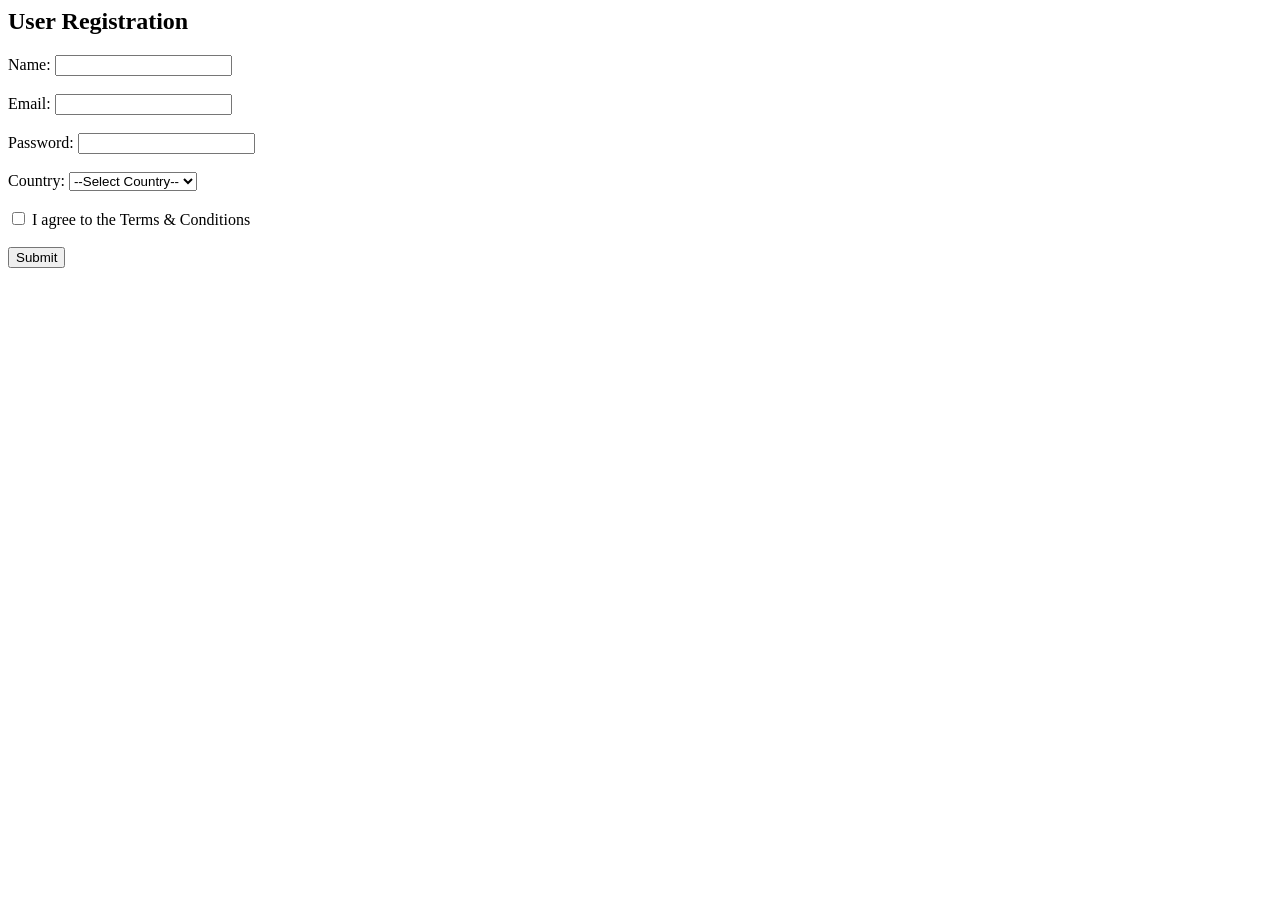
<file: VeevaSystemsAssessment1/PartB(Selenium)/index.html>
<html>
<head>
    <title>Registration Page</title>
</head>
<body>
    <h2>User Registration</h2>
    <form onsubmit="event.preventDefault(); document.getElementById('successMsg').style.display='block';">
        Name:
        <input type="text" id="name" required><br><br>
        Email:
        <input type="email" id="email" required><br><br>
        Password:
        <input type="password" id="password" required><br><br>
        Country:
        <select id="country">
            <option value="">--Select Country--</option>
            <option value="in">India</option>
            <option value="us">United States</option>
            <option value="uk">United Kingdom</option>
        </select><br><br>
        <input type="checkbox" id="terms">
        I agree to the Terms & Conditions<br><br>
        <button type="submit" id="submitBtn">Submit</button>
    </form>
    <p id="successMsg" style="display:none; color:green;">
        Registration Successful!
    </p>
</body>
</html>
</file>
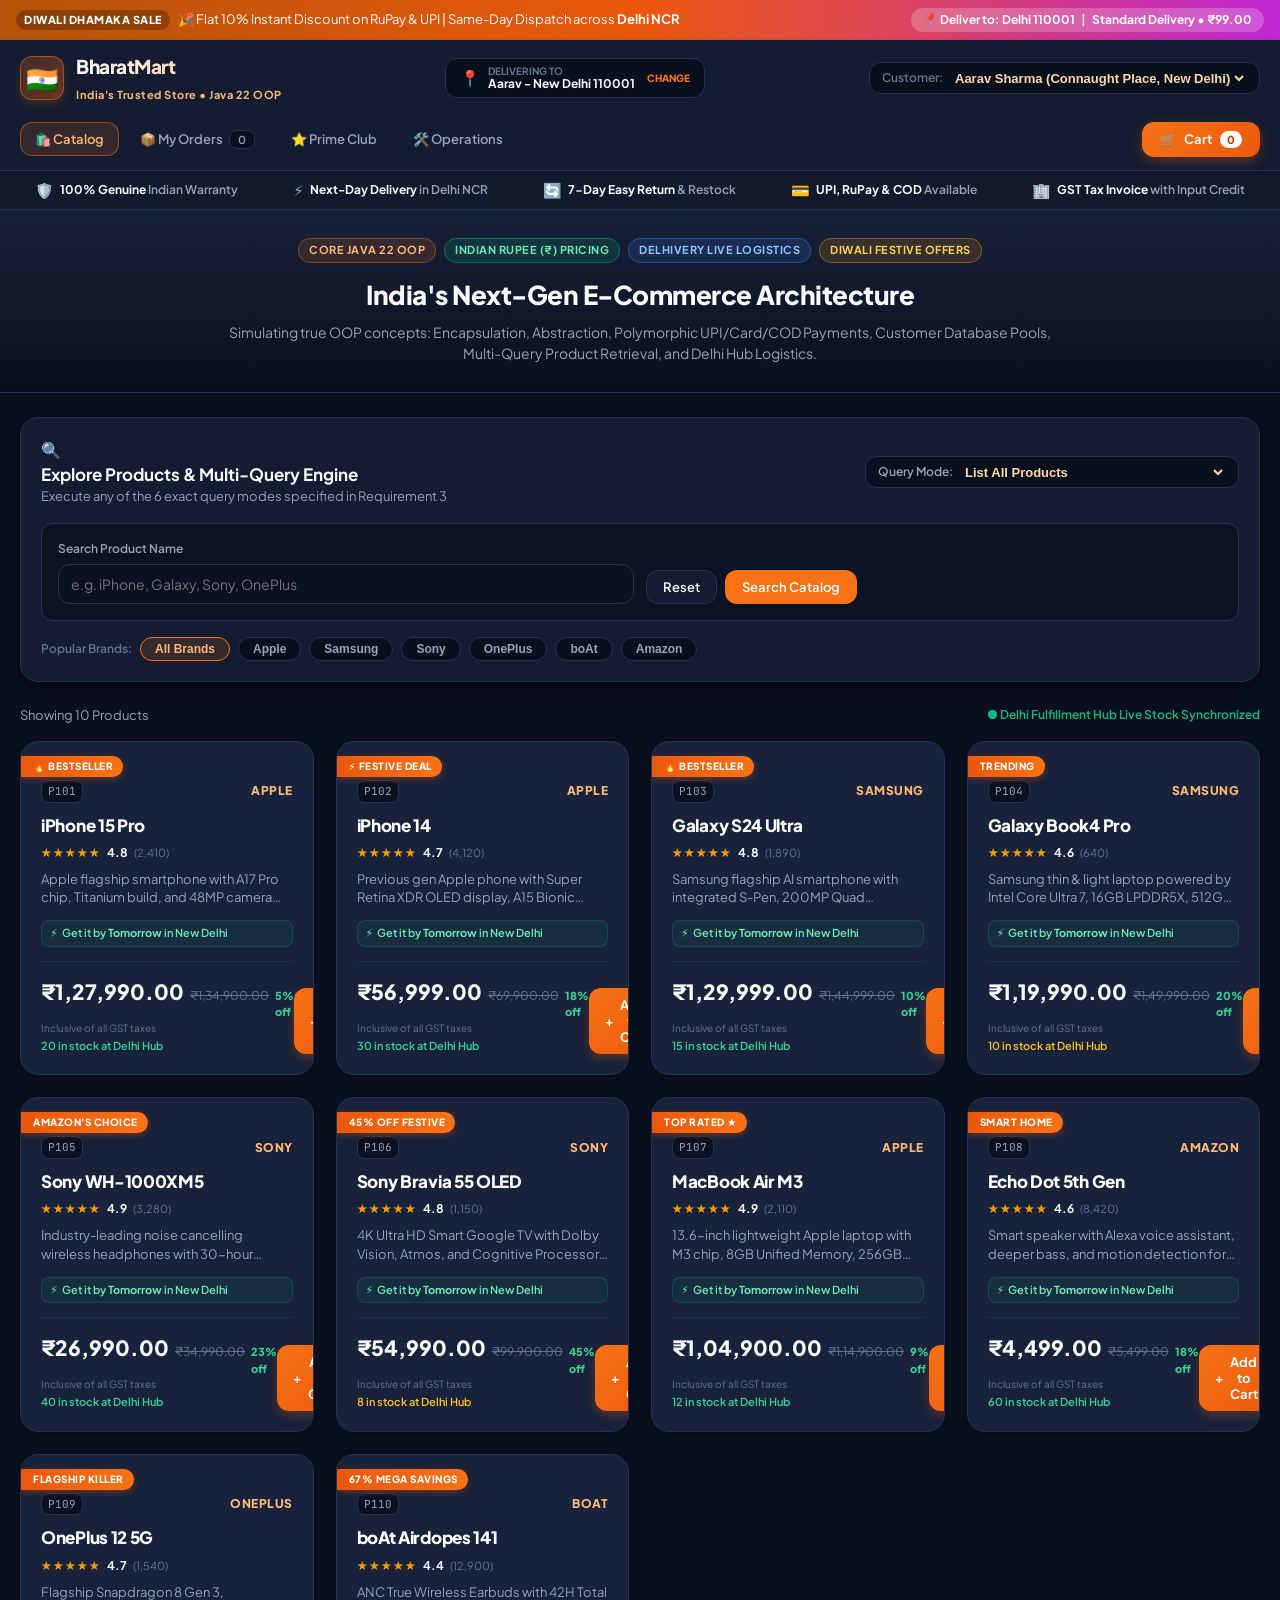
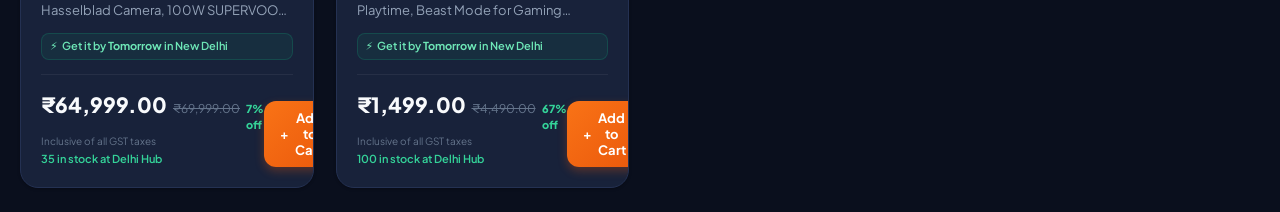
<file: Projects/Java Based Ecommerce with User Interface/web/index.html>
<!DOCTYPE html>
<html lang="en">
<head>
  <meta charset="UTF-8">
  <meta name="viewport" content="width=device-width, initial-scale=1.0">
  <title>BharatMart India - Official Online Store (Core Java & OOP)</title>
  <link rel="preconnect" href="https://fonts.googleapis.com">
  <link rel="preconnect" href="https://fonts.gstatic.com" crossorigin>
  <link href="https://fonts.googleapis.com/css2?family=Plus+Jakarta+Sans:wght@400;500;600;700;800&family=JetBrains+Mono:wght@400;500;600&display=swap" rel="stylesheet">
  <link rel="stylesheet" href="style.css">
</head>
<body>

  <!-- Top Announcement Bar (Festival & Bank Deals) -->
  <aside class="announcement-bar" aria-label="Platform Announcement">
    <div class="announcement-content">
      <div style="display: flex; align-items: center; gap: 8px;">
        <span class="announcement-tag">DIWALI DHAMAKA SALE</span>
        <span>🎉 Flat 10% Instant Discount on RuPay &amp; UPI | Same-Day Dispatch across <strong>Delhi NCR</strong></span>
      </div>
      <span class="membership-pill" id="topMembershipPill">
        <span>📍 Deliver to: <strong>Delhi 110001</strong></span>
        <span style="opacity: 0.7;">|</span>
        <span id="memberStatusText">Standard Delivery • ₹99</span>
      </span>
    </div>
  </aside>

  <!-- Main Navigation Bar -->
  <header class="navbar" role="banner">
    <div class="nav-container">
      <!-- Brand Logo -->
      <div class="brand-group">
        <div class="brand-logo">🇮🇳</div>
        <div class="brand-info">
          <h1>BharatMart</h1>
          <span class="brand-tag">India's Trusted Store • Java 22 OOP</span>
        </div>
      </div>

      <!-- Human Delivery Location Pill -->
      <div class="location-pill" onclick="openPinModal()" title="Click to change Delivery Pincode">
        <span class="loc-icon">📍</span>
        <div class="loc-text">
          <span class="loc-sub">Delivering to</span>
          <span class="loc-main" id="navLocMain">Connaught Place, New Delhi 110001</span>
        </div>
        <span style="font-size: 10px; color: #f97316; font-weight: 800; margin-left: 4px;">CHANGE</span>
      </div>

      <!-- Active Customer / User Session Selector -->
      <div class="session-selector">
        <label for="userRoleSelect">Customer:</label>
        <select id="userRoleSelect" onchange="switchSession(this.value)">
          <option value="aarav">Aarav Sharma (Connaught Place, New Delhi)</option>
          <option value="priya">Priya Patel (Indiranagar, Bengaluru)</option>
          <option value="rohan">Rohan Mehta (Bandra West, Mumbai)</option>
          <option value="ananya">Ananya Iyer (Banjara Hills, Hyderabad)</option>
          <option value="admin">Administrator Console (Delhi Central Hub)</option>
        </select>
      </div>

      <!-- Navigation Tabs -->
      <nav class="nav-tabs" aria-label="Main Navigation">
        <button class="nav-tab active" data-tab="catalogTab" onclick="switchTab('catalogTab')">
          🛍️ Catalog
        </button>
        <button class="nav-tab" data-tab="ordersTab" onclick="switchTab('ordersTab')">
          📦 My Orders <span class="badge" id="orderCountBadge">0</span>
        </button>
        <button class="nav-tab" data-tab="membershipTab" onclick="switchTab('membershipTab')">
          ⭐ Prime Club
        </button>
        <button class="nav-tab" data-tab="adminTab" id="adminNavTab" onclick="switchTab('adminTab')">
          🛠️ Operations
        </button>
      </nav>

      <!-- Cart Button -->
      <button class="cart-btn" onclick="toggleCartDrawer()">
        <span class="cart-icon">🛒</span>
        <span class="cart-label">Cart</span>
        <span class="cart-badge" id="cartCount">0</span>
      </button>
    </div>
  </header>

  <!-- Human-Made Trust Markers Strip -->
  <aside class="trust-strip" aria-label="Customer Trust & Guarantees">
    <div class="trust-content">
      <div class="trust-item"><span class="icon">🛡️</span> <span><strong>100% Genuine</strong> Indian Warranty</span></div>
      <div class="trust-item"><span class="icon">⚡</span> <span><strong>Next-Day Delivery</strong> in Delhi NCR</span></div>
      <div class="trust-item"><span class="icon">🔄</span> <span><strong>7-Day Easy Return</strong> &amp; Restock</span></div>
      <div class="trust-item"><span class="icon">💳</span> <span><strong>UPI, RuPay &amp; COD</strong> Available</span></div>
      <div class="trust-item"><span class="icon">🏢</span> <span><strong>GST Tax Invoice</strong> with Input Credit</span></div>
    </div>
  </aside>

  <!-- Hero Banner -->
  <section class="hero-banner">
    <div class="hero-content">
      <div class="hero-badges">
        <span class="pill-tag primary">Core Java 22 OOP</span>
        <span class="pill-tag success">Indian Rupee (₹) Pricing</span>
        <span class="pill-tag info">Delhivery Live Logistics</span>
        <span class="pill-tag warning">Diwali Festive Offers</span>
      </div>
      <h2>India's Next-Gen E-Commerce Architecture</h2>
      <p>Simulating true OOP concepts: Encapsulation, Abstraction, Polymorphic UPI/Card/COD Payments, Customer Database Pools, Multi-Query Product Retrieval, and Delhi Hub Logistics.</p>
    </div>
  </section>

  <!-- Main Content Area -->
  <main class="main-layout">

    <!-- TAB 1: PRODUCT CATALOG & SEARCH (Requirement 3) -->
    <section id="catalogTab" class="tab-content active">
      <!-- Search & Query Filter Control Panel -->
      <div class="filter-panel">
        <div class="filter-header">
          <div class="filter-title">
            <span>🔍</span>
            <div>
              <h3>Explore Products &amp; Multi-Query Engine</h3>
              <p>Execute any of the 6 exact query modes specified in Requirement 3</p>
            </div>
          </div>
          <div class="query-mode-selector">
            <label for="queryModeSelect">Query Mode:</label>
            <select id="queryModeSelect" onchange="onQueryModeChange()">
              <option value="all">List All Products</option>
              <option value="mode_i">Query (i): By Product ID</option>
              <option value="mode_ii">Query (ii): By Product Name</option>
              <option value="mode_iii">Query (iii): By Name &amp; Exact Price (₹)</option>
              <option value="mode_iv">Query (iv): By Name &amp; Price Range (₹)</option>
              <option value="mode_v">Query (v): By Name &amp; Company / Brand</option>
              <option value="mode_vi">Query (vi): By Name, Company &amp; Price</option>
            </select>
          </div>
        </div>

        <!-- Dynamic Query Input Fields -->
        <div class="query-inputs-grid" id="queryInputsGrid">
          <div class="input-field" id="inputNameGroup">
            <label for="queryName">Search Product Name</label>
            <input type="text" id="queryName" placeholder="e.g. iPhone, Galaxy, Sony, OnePlus" oninput="applyCatalogSearch()">
          </div>
          <div class="input-field hidden" id="inputIdGroup">
            <label for="queryId">Product ID</label>
            <input type="text" id="queryId" placeholder="e.g. P101, P105" oninput="applyCatalogSearch()">
          </div>
          <div class="input-field hidden" id="inputCompanyGroup">
            <label for="queryCompany">Brand / Manufacturer</label>
            <input type="text" id="queryCompany" placeholder="e.g. Apple, Samsung, Sony, OnePlus" oninput="applyCatalogSearch()">
          </div>
          <div class="input-field hidden" id="inputPriceGroup">
            <label for="queryPrice">Exact Price (₹)</label>
            <input type="number" id="queryPrice" placeholder="e.g. 56999" step="1" oninput="applyCatalogSearch()">
          </div>
          <div class="input-field hidden" id="inputMinPriceGroup">
            <label for="queryMinPrice">Min Price (₹)</label>
            <input type="number" id="queryMinPrice" placeholder="e.g. 20000" step="100" oninput="applyCatalogSearch()">
          </div>
          <div class="input-field hidden" id="inputMaxPriceGroup">
            <label for="queryMaxPrice">Max Price (₹)</label>
            <input type="number" id="queryMaxPrice" placeholder="e.g. 130000" step="100" oninput="applyCatalogSearch()">
          </div>
          <div class="filter-actions">
            <button class="btn btn-secondary" onclick="resetFilters()">Reset</button>
            <button class="btn btn-primary" onclick="applyCatalogSearch()">Search Catalog</button>
          </div>
        </div>

        <!-- Company / Brand Filter Chips -->
        <div class="filter-chips-row">
          <span class="chips-label">Popular Brands:</span>
          <button class="chip active" onclick="filterByCompanyChip('All', this)">All Brands</button>
          <button class="chip" onclick="filterByCompanyChip('Apple', this)">Apple</button>
          <button class="chip" onclick="filterByCompanyChip('Samsung', this)">Samsung</button>
          <button class="chip" onclick="filterByCompanyChip('Sony', this)">Sony</button>
          <button class="chip" onclick="filterByCompanyChip('OnePlus', this)">OnePlus</button>
          <button class="chip" onclick="filterByCompanyChip('boAt', this)">boAt</button>
          <button class="chip" onclick="filterByCompanyChip('Amazon', this)">Amazon</button>
        </div>
      </div>

      <!-- Products Grid -->
      <div class="catalog-summary">
        <span id="resultsCount">Showing Products</span>
        <span class="stock-indicator">● Delhi Fulfillment Hub Live Stock Synchronized</span>
      </div>
      <div class="products-grid" id="productsGrid">
        <!-- Rendered dynamically by app.js -->
      </div>
    </section>

    <!-- TAB 2: MY ORDERS & COURIER TRACKING (Requirement 5 & 6) -->
    <section id="ordersTab" class="tab-content">
      <div class="orders-header">
        <div>
          <h3>My Orders &amp; Live Delhivery / Blue Dart Tracking</h3>
          <p>Track order progression across intervals, view itemized GST tax invoices, and courier checkpoints</p>
        </div>
      </div>

      <div class="orders-container" id="ordersList">
        <!-- Rendered dynamically -->
      </div>
    </section>

    <!-- TAB 3: MEMBERSHIP SUBSCRIPTIONS (Requirement 11) -->
    <section id="membershipTab" class="tab-content">
      <div class="section-hero">
        <span class="pill-tag primary">BharatPrime Exclusive</span>
        <h3>BharatPrime VIP Customer Subscriptions</h3>
        <p>Subscribe to enjoy <strong>100% FREE EXPRESS DELIVERY (₹0 Shipping Cost)</strong> on all orders across Delhi NCR &amp; India, plus early access to festival sales.</p>
      </div>

      <div class="subscription-status-card" id="currentSubCard">
        <!-- Active subscription details or guest status -->
      </div>

      <div class="pricing-cards-grid">
        <!-- Monthly -->
        <div class="pricing-card">
          <div class="pricing-badge">Monthly Trial</div>
          <h4>Monthly Prime</h4>
          <div class="pricing-price">₹199 <span>/ month</span></div>
          <p class="pricing-duration">Valid for 30 Days</p>
          <ul class="pricing-perks">
            <li>✓ 100% Free Express Delivery (Save ₹99 on every order)</li>
            <li>✓ Unlimited Orders</li>
            <li>✓ Standard Priority Support</li>
          </ul>
          <button class="btn btn-outline" onclick="purchaseSubscription('MONTHLY', 199.00)">Subscribe for ₹199</button>
        </div>

        <!-- Quarterly -->
        <div class="pricing-card">
          <div class="pricing-badge">3 Months</div>
          <h4>Quarterly Prime</h4>
          <div class="pricing-price">₹499 <span>/ 3 months</span></div>
          <p class="pricing-duration">Valid for 90 Days • Save ₹98</p>
          <ul class="pricing-perks">
            <li>✓ 100% Free Express Delivery on all orders</li>
            <li>✓ Early Access to Festive Flash Deals</li>
            <li>✓ Priority Dispatch from Delhi Hub</li>
          </ul>
          <button class="btn btn-outline" onclick="purchaseSubscription('QUARTERLY', 499.00)">Subscribe for ₹499</button>
        </div>

        <!-- Half-Yearly -->
        <div class="pricing-card">
          <div class="pricing-badge">6 Months</div>
          <h4>Half-Yearly Prime</h4>
          <div class="pricing-price">₹899 <span>/ 6 months</span></div>
          <p class="pricing-duration">Valid for 180 Days • Save ₹295</p>
          <ul class="pricing-perks">
            <li>✓ 100% Free Express Delivery</li>
            <li>✓ 25% Savings over monthly rate</li>
            <li>✓ Priority Fulfillment Center Processing</li>
          </ul>
          <button class="btn btn-outline" onclick="purchaseSubscription('HALF_YEARLY', 899.00)">Subscribe for ₹899</button>
        </div>

        <!-- Annually (Featured) -->
        <div class="pricing-card popular">
          <div class="pricing-badge featured">Best Value • Save ₹889</div>
          <h4>Annual VIP Prime</h4>
          <div class="pricing-price">₹1,499 <span>/ year</span></div>
          <p class="pricing-duration">Valid for 365 Days • Just ₹125/month</p>
          <ul class="pricing-perks">
            <li>✓ 100% Free Express Delivery across India</li>
            <li>✓ Dedicated VIP Helpline &amp; Instant Returns</li>
            <li>✓ Exclusive Festival Cashbacks &amp; Coupons</li>
          </ul>
          <button class="btn btn-primary" onclick="purchaseSubscription('ANNUALLY', 1499.00)">Subscribe Annual VIP (₹1,499)</button>
        </div>
      </div>
    </section>

    <!-- TAB 4: ADMIN OPERATIONS CONSOLE (Requirements 2, 3, 5) -->
    <section id="adminTab" class="tab-content">
      <div class="admin-dashboard-header">
        <div>
          <h3>System Administrator Operations Console</h3>
          <p>Manage customer database pools, product catalog, Delhivery order intervals, and festive gift cards</p>
        </div>
        <span class="role-chip">DELHI HUB OPERATIONS</span>
      </div>

      <div class="admin-grid">
        <!-- Admin Section 1: Order Progression Intervals (Requirement 5) -->
        <div class="admin-card full-width">
          <div class="admin-card-header">
            <h4>🚚 Order Status Lifecycle Intervals</h4>
            <span class="badge warning">Admin Action Required</span>
          </div>
          <p class="card-desc">Progress customer orders through the 5 intervals defined in Requirement 5. When an order is marked <em>Returned by Customer &amp; Received</em>, items are automatically restocked into catalog inventory.</p>
          <div class="table-responsive">
            <table class="admin-table">
              <thead>
                <tr>
                  <th>Order ID</th>
                  <th>Customer</th>
                  <th>Total (₹)</th>
                  <th>Current Status</th>
                  <th>Courier / Hub</th>
                  <th>Interval Progression</th>
                </tr>
              </thead>
              <tbody id="adminOrdersTableBody">
                <!-- Dynamically populated -->
              </tbody>
            </table>
          </div>
        </div>

        <!-- Admin Section 2: Product Catalog Management -->
        <div class="admin-card">
          <div class="admin-card-header">
            <h4>➕ Add New Product to Catalog</h4>
          </div>
          <form id="addProductForm" onsubmit="handleAdminAddProduct(event)">
            <div class="form-row">
              <div class="form-group">
                <label>Product ID</label>
                <input type="text" id="adminNewId" required placeholder="e.g. P112">
              </div>
              <div class="form-group">
                <label>Brand / Manufacturer</label>
                <input type="text" id="adminNewCompany" required placeholder="e.g. OnePlus, boAt">
              </div>
            </div>
            <div class="form-group">
              <label>Product Name</label>
              <input type="text" id="adminNewName" required placeholder="e.g. OnePlus Nord CE4 (8GB/256GB)">
            </div>
            <div class="form-row">
              <div class="form-group">
                <label>Price (₹)</label>
                <input type="number" id="adminNewPrice" step="1" required placeholder="24999">
              </div>
              <div class="form-group">
                <label>Stock Qty</label>
                <input type="number" id="adminNewStock" min="1" required placeholder="50">
              </div>
              <div class="form-group">
                <label>Category</label>
                <input type="text" id="adminNewCategory" required placeholder="Mobiles">
              </div>
            </div>
            <button type="submit" class="btn btn-primary full-width">Add Product to Catalog</button>
          </form>
        </div>

        <!-- Admin Section 3: Customer Pool Database (Requirement 2) -->
        <div class="admin-card">
          <div class="admin-card-header">
            <h4>👥 Customer Database Pool (India)</h4>
            <span class="badge" id="adminCustomerCountBadge">4 Customers</span>
          </div>
          <p class="card-desc">Query and inspect encapsulated customer profiles in the central database pool.</p>
          <div class="customer-search-bar" style="margin-bottom: 12px;">
            <input type="text" id="adminCustSearch" placeholder="Filter by customer name, city (e.g. Delhi), phone..." oninput="filterAdminCustomers()" style="width: 100%; background: var(--bg-input); border: 1px solid var(--border-color); padding: 8px 12px; border-radius: var(--radius-sm); color: #fff;">
          </div>
          <div class="customer-list-scroll" id="adminCustomerList">
            <!-- Dynamically populated -->
          </div>
        </div>

        <!-- Admin Section 4: Issue Festive Gift Card (Requirement 10) -->
        <div class="admin-card">
          <div class="admin-card-header">
            <h4>🎁 Issue Diwali / Festive Gift Card</h4>
          </div>
          <p class="card-desc">Generate digital gift vouchers in INR for customers to redeem during checkout.</p>
          <form id="issueGiftCardForm" onsubmit="handleAdminIssueGiftCard(event)">
            <div class="form-group">
              <label>Card Code</label>
              <input type="text" id="adminGcCode" required placeholder="e.g. DIWALI2026">
            </div>
            <div class="form-row">
              <div class="form-group">
                <label>4-Digit Security PIN</label>
                <input type="text" id="adminGcPin" required maxlength="4" placeholder="4321">
              </div>
              <div class="form-group">
                <label>Amount (₹)</label>
                <input type="number" id="adminGcAmt" required min="100" placeholder="2500">
              </div>
            </div>
            <button type="submit" class="btn btn-secondary full-width">Issue Gift Voucher</button>
          </form>
          <div class="active-gift-cards" id="activeGiftCardsList">
            <!-- List of available gift cards -->
          </div>
        </div>
      </div>
    </section>
  </main>

  <!-- SHOPPING CART SLIDE-OVER DRAWER -->
  <aside class="cart-drawer" id="cartDrawer" aria-label="Shopping Cart">
    <div class="cart-backdrop" onclick="toggleCartDrawer()"></div>
    <div class="cart-panel">
      <div class="cart-header">
        <div class="cart-title-row">
          <h3>Shopping Basket</h3>
          <button class="close-btn" onclick="toggleCartDrawer()">&times;</button>
        </div>
        <div class="cart-delivery-target">
          <span>📍 Delivering to:</span>
          <strong id="cartUserLabel">Aarav Sharma - Delhi (110001)</strong>
        </div>
      </div>

      <div class="cart-items-container" id="cartItemsList">
        <!-- Populated dynamically -->
      </div>

      <!-- Pricing Summary Breakdown (Requirement 9, 11, 12 in INR) -->
      <div class="cart-footer">
        <div class="summary-line">
          <span>Items Subtotal:</span>
          <span id="summarySubtotal">₹0.00</span>
        </div>
        <div class="summary-line discount-line" id="discountLineRow" style="color: #34d399; font-weight: 700;">
          <span>Loyalty / Festive Reward (Req 12):</span>
          <span id="summaryDiscount">-₹0.00</span>
        </div>
        <div class="summary-line">
          <span>Delivery Charges:</span>
          <span id="summaryShipping">₹99.00</span>
        </div>
        <div class="shipping-note" id="shippingWaiverNote">
          💡 Join BharatPrime to enjoy 100% Free Express Delivery!
        </div>
        <div class="summary-line total-line">
          <span>Total Payable Amount:</span>
          <span id="summaryTotal">₹0.00</span>
        </div>

        <button class="btn btn-primary btn-checkout" id="checkoutBtn" onclick="openCheckoutModal()">
          Proceed to Buy 💳
        </button>
      </div>
    </div>
  </aside>

  <!-- MODAL 1: CHECKOUT & POLYMORPHIC PAYMENT MODAL (Requirement 7 & 10) -->
  <div class="modal" id="checkoutModal">
    <div class="modal-backdrop" onclick="closeCheckoutModal()"></div>
    <div class="modal-card">
      <div class="modal-header">
        <h3>Complete Your Order</h3>
        <button class="close-btn" onclick="closeCheckoutModal()">&times;</button>
      </div>
      <div class="modal-body">
        <!-- Delivery Address Confirmation -->
        <div class="checkout-section">
          <h4>📍 Delivery Address (Delhi NCR / India)</h4>
          <p class="address-box" id="checkoutAddressBox">Flat 402, Block B, Connaught Place, New Delhi, Delhi - 110001, India</p>
        </div>

        <!-- Polymorphic Payment Selector -->
        <div class="checkout-section">
          <h4>💳 Select Payment Method (Polymorphism)</h4>
          <div class="payment-tabs">
            <button class="payment-tab active" data-pm="upi" onclick="selectPaymentMethod('upi', this)">UPI (Instant)</button>
            <button class="payment-tab" data-pm="card" onclick="selectPaymentMethod('card', this)">RuPay / Card</button>
            <button class="payment-tab" data-pm="cod" onclick="selectPaymentMethod('cod', this)">Cash on Delivery</button>
            <button class="payment-tab" data-pm="giftcard" onclick="selectPaymentMethod('giftcard', this)">Gift Voucher</button>
          </div>

          <!-- UPI Form -->
          <div class="payment-form active" id="formUpi">
            <div class="upi-qr-box">
              <span class="upi-qr-icon">📱</span>
              <div class="upi-qr-text">
                <strong>Scan &amp; Pay or Enter Virtual Payment Address (VPA)</strong><br>
                Instant zero-fee verification via NPCI UPI Gateway
              </div>
            </div>
            <div class="form-group">
              <label>UPI ID (e.g. mobile@oksbi, name@ybl, name@paytm)</label>
              <input type="text" id="upiIdInput" value="aarav.sharma@oksbi" placeholder="yourname@bank">
            </div>
            <div class="form-group">
              <label>UPI App</label>
              <select id="upiAppInput">
                <option value="GooglePay">Google Pay (GPay)</option>
                <option value="PhonePe">PhonePe</option>
                <option value="Paytm">Paytm</option>
                <option value="BHIM">BHIM UPI</option>
                <option value="Cred">CRED UPI</option>
              </select>
            </div>
          </div>

          <!-- Card Form -->
          <div class="payment-form" id="formCard">
            <div class="form-row">
              <div class="form-group">
                <label>Card Network</label>
                <select id="cardTypeInput">
                  <option value="DEBIT_CARD">RuPay / Debit Card</option>
                  <option value="CREDIT_CARD">Credit Card (Visa / Mastercard)</option>
                </select>
              </div>
              <div class="form-group">
                <label>Cardholder Name</label>
                <input type="text" id="cardHolderInput" value="Aarav Sharma">
              </div>
            </div>
            <div class="form-group">
              <label>Card Number (16 Digits)</label>
              <input type="text" id="cardNumberInput" value="5123 4567 8901 2345" maxlength="19">
            </div>
            <div class="form-row">
              <div class="form-group">
                <label>Expiry Date (MM/YY)</label>
                <input type="text" id="cardExpiryInput" value="08/29" maxlength="5">
              </div>
              <div class="form-group">
                <label>CVV (3 Digits)</label>
                <input type="password" id="cardCvvInput" value="123" maxlength="4">
              </div>
            </div>
            <p class="hint">🔒 Protected by RBI 2-Factor Authentication &amp; 128-bit Bank Encryption</p>
          </div>

          <!-- COD Form -->
          <div class="payment-form" id="formCod">
            <div class="cod-box">
              <div class="cod-icon">💵</div>
              <div>
                <strong>Cash on Delivery (Pay at Doorstep)</strong>
                <p style="font-size: 11px; margin-top: 2px;">Pay with exact cash or scan the courier executive's QR code. A secure 4-digit verification code will be generated for delivery handover.</p>
              </div>
            </div>
            <div class="form-group">
              <label>Delivery Instructions for Field Agent (Optional)</label>
              <input type="text" id="codInstructionsInput" value="Call on mobile (+91 98112 34567) before arriving at Connaught Place gate">
            </div>
          </div>

          <!-- Gift Card Form -->
          <div class="payment-form" id="formGiftCard">
            <div class="form-group">
              <label>Gift Card / Voucher Code</label>
              <input type="text" id="gcCodeInput" value="DIWALI500" placeholder="e.g. DIWALI500">
              <div class="quick-gc-chips">
                <span onclick="useQuickGc('DIWALI500', '1234')">Use DIWALI500 (₹500)</span>
                <span onclick="useQuickGc('FESTIVE2000', '5678')">Use FESTIVE2000 (₹2,000)</span>
                <span onclick="useQuickGc('MEGA5000', '9999')">Use MEGA5000 (₹5,000)</span>
              </div>
            </div>
            <div class="form-group">
              <label>4-Digit Security PIN</label>
              <input type="password" id="gcPinInput" value="1234" maxlength="4">
            </div>
            <div class="gc-balance-status" id="gcBalanceStatus" style="font-size: 12px;"></div>
          </div>
        </div>

        <!-- Payable Breakdown -->
        <div class="checkout-total-box">
          <span>Net Amount Payable:</span>
          <strong id="modalPayableAmount">₹0.00</strong>
        </div>
      </div>
      <div class="modal-footer">
        <button class="btn btn-secondary" onclick="closeCheckoutModal()">Cancel</button>
        <button class="btn btn-primary btn-pay" id="confirmPayBtn" onclick="executeCheckout()">
          Place Order &amp; Pay 🔒
        </button>
      </div>
    </div>
  </div>

  <!-- MODAL 2: GST TAX INVOICE MODAL (India Format) -->
  <div class="modal" id="invoiceModal">
    <div class="modal-backdrop" onclick="closeInvoiceModal()"></div>
    <div class="modal-card" style="max-width: 620px;">
      <div class="modal-header">
        <h3>🧾 Tax Invoice / Cash Receipt</h3>
        <button class="close-btn" onclick="closeInvoiceModal()">&times;</button>
      </div>
      <div class="modal-body" id="invoiceModalBody">
        <!-- Rendered dynamically -->
      </div>
      <div class="modal-footer">
        <button class="btn btn-secondary" onclick="closeInvoiceModal()">Close</button>
        <button class="btn btn-primary" onclick="printInvoice()">🖨️ Print Invoice</button>
      </div>
    </div>
  </div>

  <!-- MODAL 3: LIVE COURIER TRACKING MODAL (Delhivery / Blue Dart) -->
  <div class="modal" id="trackingModal">
    <div class="modal-backdrop" onclick="closeTrackingModal()"></div>
    <div class="modal-card">
      <div class="modal-header">
        <h3>🚚 Live Logistics &amp; Courier Tracking</h3>
        <button class="close-btn" onclick="closeTrackingModal()">&times;</button>
      </div>
      <div class="modal-body" id="trackingModalBody">
        <!-- Rendered dynamically -->
      </div>
      <div class="modal-footer">
        <button class="btn btn-secondary" onclick="closeTrackingModal()">Close</button>
      </div>
    </div>
  </div>

  <!-- MODAL 4: PINCODE DELIVERY CHECKER MODAL -->
  <div class="modal" id="pinModal">
    <div class="modal-backdrop" onclick="closePinModal()"></div>
    <div class="modal-card" style="max-width: 440px;">
      <div class="modal-header">
        <h3>📍 Check Delivery Pincode</h3>
        <button class="close-btn" onclick="closePinModal()">&times;</button>
      </div>
      <div class="modal-body">
        <p style="font-size: 13px; color: var(--text-secondary);">Enter your 6-digit Indian Postal PIN code to verify delivery speed and courier hub coverage.</p>
        <div class="form-group">
          <label>Indian PIN Code (6 Digits)</label>
          <input type="text" id="modalPinInput" maxlength="6" value="110001" placeholder="e.g. 110001, 560038, 400050" oninput="checkPincodeSpeed()">
        </div>
        <div id="pinResultBox" style="background: var(--bg-main); border: 1px solid var(--border-color); padding: 12px; border-radius: var(--radius-sm); font-size: 12px; line-height: 1.4;">
          <!-- Checked dynamically -->
        </div>
      </div>
      <div class="modal-footer">
        <button class="btn btn-primary" onclick="applyCustomPincode()">Set as Delivery Location</button>
      </div>
    </div>
  </div>

  <!-- Toast Notification Alert -->
  <div class="toast" id="toastNotification">
    <span class="toast-icon" id="toastIcon">ℹ️</span>
    <span class="toast-message" id="toastMessage">Notification message</span>
  </div>

  <script src="app.js"></script>
</body>
</html>
</file>
<file: Projects/Java Based Ecommerce with User Interface/web/style.css>
/* ==========================================================================
   BHARATMART INDIA - HUMAN-CENTRIC E-COMMERCE STYLESHEET
   Clean, trustworthy, realistic Indian e-commerce design architecture
   ========================================================================== */

:root {
  --font-sans: 'Plus Jakarta Sans', system-ui, -apple-system, sans-serif;
  --font-mono: 'JetBrains Mono', monospace;

  /* Human-Made Warm E-Commerce Palette */
  --bg-main: #0a0f1d;
  --bg-surface: #131c31;
  --bg-card: #18223a;
  --bg-card-hover: #1f2c4b;
  --bg-input: #0b1122;
  --border-color: #243152;
  --border-light: #34446e;

  --text-primary: #f8fafc;
  --text-secondary: #94a3b8;
  --text-muted: #64748b;

  --primary: #f97316; /* Warm Indian Saffron / Tangerine accent */
  --primary-hover: #ea580c;
  --primary-light: rgba(249, 115, 22, 0.15);

  --accent-blue: #3b82f6;
  --accent-indigo: #6366f1;

  --success: #10b981;
  --success-light: rgba(16, 185, 129, 0.15);

  --warning: #f59e0b;
  --warning-light: rgba(245, 158, 11, 0.15);

  --danger: #ef4444;
  --danger-light: rgba(239, 68, 68, 0.15);

  --radius-sm: 8px;
  --radius-md: 12px;
  --radius-lg: 18px;
  --radius-xl: 24px;

  --shadow-sm: 0 1px 3px 0 rgba(0, 0, 0, 0.25);
  --shadow-md: 0 6px 12px -2px rgba(0, 0, 0, 0.35), 0 3px 6px -3px rgba(0, 0, 0, 0.3);
  --shadow-lg: 0 12px 24px -4px rgba(0, 0, 0, 0.45), 0 6px 12px -6px rgba(0, 0, 0, 0.4);
  --shadow-xl: 0 24px 38px -8px rgba(0, 0, 0, 0.6);
}

*, *::before, *::after {
  box-sizing: border-box;
  margin: 0;
  padding: 0;
}

body {
  font-family: var(--font-sans);
  background-color: var(--bg-main);
  color: var(--text-primary);
  line-height: 1.5;
  min-height: 100vh;
  display: flex;
  flex-direction: column;
}

/* ==========================================================================
   Announcement Bar (Festival & Bank Deals)
   ========================================================================== */
.announcement-bar {
  background: linear-gradient(90deg, #b45309, #ea580c, #c026d3);
  color: #fff;
  padding: 8px 16px;
  font-size: 13px;
  box-shadow: 0 2px 8px rgba(234, 88, 12, 0.25);
}

.announcement-content {
  max-width: 1320px;
  margin: 0 auto;
  display: flex;
  align-items: center;
  justify-content: space-between;
  flex-wrap: wrap;
  gap: 10px;
}

.announcement-tag {
  background: rgba(0, 0, 0, 0.25);
  padding: 2px 8px;
  border-radius: 999px;
  font-size: 11px;
  font-weight: 800;
  letter-spacing: 0.5px;
  text-transform: uppercase;
}

.membership-pill {
  background: rgba(255, 255, 255, 0.22);
  padding: 3px 12px;
  border-radius: 999px;
  font-weight: 700;
  font-size: 12px;
  display: flex;
  align-items: center;
  gap: 6px;
}

/* ==========================================================================
   Navbar & Location Selector
   ========================================================================== */
.navbar {
  background-color: var(--bg-surface);
  border-bottom: 1px solid var(--border-color);
  position: sticky;
  top: 0;
  z-index: 40;
  box-shadow: var(--shadow-sm);
}

.nav-container {
  max-width: 1320px;
  margin: 0 auto;
  padding: 12px 20px;
  display: flex;
  align-items: center;
  justify-content: space-between;
  gap: 16px;
  flex-wrap: wrap;
}

.brand-group {
  display: flex;
  align-items: center;
  gap: 12px;
  text-decoration: none;
}

.brand-logo {
  font-size: 26px;
  background: linear-gradient(135deg, rgba(249, 115, 22, 0.2), rgba(234, 88, 12, 0.4));
  width: 44px;
  height: 44px;
  display: flex;
  align-items: center;
  justify-content: center;
  border-radius: var(--radius-md);
  border: 1px solid rgba(249, 115, 22, 0.5);
  box-shadow: 0 4px 10px rgba(249, 115, 22, 0.2);
}

.brand-info h1 {
  font-size: 19px;
  font-weight: 800;
  letter-spacing: -0.5px;
  background: linear-gradient(90deg, #fff, #fdba74);
  -webkit-background-clip: text;
  -webkit-text-fill-color: transparent;
}

.brand-tag {
  font-size: 11px;
  color: #fdba74;
  font-weight: 700;
  letter-spacing: 0.5px;
}

/* Human Made Delivery Location Badge */
.location-pill {
  display: flex;
  align-items: center;
  gap: 8px;
  background: var(--bg-main);
  border: 1px solid var(--border-color);
  padding: 6px 14px;
  border-radius: var(--radius-md);
  font-size: 12px;
  cursor: pointer;
  transition: all 0.2s ease;
}

.location-pill:hover {
  border-color: var(--primary);
  background: rgba(249, 115, 22, 0.08);
}

.location-pill .loc-icon {
  font-size: 16px;
  color: var(--primary);
}

.location-pill .loc-text {
  display: flex;
  flex-direction: column;
  line-height: 1.2;
}

.loc-text .loc-sub {
  font-size: 10px;
  color: var(--text-muted);
  text-transform: uppercase;
  font-weight: 700;
}

.loc-text .loc-main {
  font-size: 12px;
  font-weight: 700;
  color: var(--text-primary);
}

.session-selector {
  display: flex;
  align-items: center;
  gap: 8px;
  background: var(--bg-main);
  padding: 6px 12px;
  border-radius: var(--radius-md);
  border: 1px solid var(--border-color);
  font-size: 13px;
}

.session-selector label {
  color: var(--text-muted);
  font-size: 12px;
  font-weight: 600;
}

.session-selector select {
  background: transparent;
  color: #fed7aa;
  border: none;
  font-weight: 700;
  outline: none;
  cursor: pointer;
  font-size: 13px;
}

.session-selector select option {
  background: var(--bg-surface);
  color: var(--text-primary);
}

.nav-tabs {
  display: flex;
  align-items: center;
  gap: 6px;
}

.nav-tab {
  background: transparent;
  border: 1px solid transparent;
  color: var(--text-secondary);
  font-family: inherit;
  font-size: 13px;
  font-weight: 600;
  padding: 8px 14px;
  border-radius: var(--radius-md);
  cursor: pointer;
  transition: all 0.2s ease;
  display: flex;
  align-items: center;
  gap: 6px;
}

.nav-tab:hover {
  color: var(--text-primary);
  background: rgba(255, 255, 255, 0.05);
}

.nav-tab.active {
  background: var(--primary-light);
  border-color: rgba(249, 115, 22, 0.5);
  color: #fdba74;
}

.cart-btn {
  background: linear-gradient(135deg, #f97316, #ea580c);
  border: none;
  color: white;
  padding: 9px 18px;
  border-radius: var(--radius-md);
  font-family: inherit;
  font-size: 13px;
  font-weight: 700;
  display: flex;
  align-items: center;
  gap: 8px;
  cursor: pointer;
  box-shadow: 0 4px 12px rgba(234, 88, 12, 0.35);
  transition: all 0.2s ease;
}

.cart-btn:hover {
  transform: translateY(-1px);
  box-shadow: 0 6px 16px rgba(234, 88, 12, 0.45);
}

.cart-badge {
  background: #ffffff;
  color: #c2410c;
  font-size: 11px;
  padding: 2px 7px;
  border-radius: 999px;
  font-weight: 800;
}

/* ==========================================================================
   Trust Markers Strip (Human Touch)
   ========================================================================== */
.trust-strip {
  background: rgba(19, 28, 49, 0.85);
  border-bottom: 1px solid var(--border-color);
  padding: 8px 16px;
}

.trust-content {
  max-width: 1320px;
  margin: 0 auto;
  display: flex;
  justify-content: space-around;
  align-items: center;
  flex-wrap: wrap;
  gap: 16px;
  font-size: 12px;
  color: var(--text-secondary);
}

.trust-item {
  display: flex;
  align-items: center;
  gap: 6px;
  font-weight: 600;
}

.trust-item span.icon {
  font-size: 15px;
}

.trust-item strong {
  color: var(--text-primary);
}

/* ==========================================================================
   Hero Banner & Festival Offer
   ========================================================================== */
.hero-banner {
  background: linear-gradient(180deg, rgba(24, 34, 58, 0.95) 0%, rgba(10, 15, 29, 1) 100%);
  border-bottom: 1px solid var(--border-color);
  padding: 28px 20px;
  text-align: center;
}

.hero-content {
  max-width: 860px;
  margin: 0 auto;
}

.hero-badges {
  display: flex;
  align-items: center;
  justify-content: center;
  gap: 8px;
  margin-bottom: 12px;
  flex-wrap: wrap;
}

.hero-content h2 {
  font-size: 26px;
  font-weight: 800;
  margin-bottom: 8px;
  letter-spacing: -0.5px;
}

.hero-content p {
  color: var(--text-secondary);
  font-size: 14px;
}

/* Pills & Badges */
.pill-tag {
  display: inline-block;
  padding: 3px 10px;
  border-radius: 999px;
  font-size: 11px;
  font-weight: 700;
  text-transform: uppercase;
  letter-spacing: 0.5px;
}

.pill-tag.primary { background: var(--primary-light); color: #fdba74; border: 1px solid rgba(249, 115, 22, 0.4); }
.pill-tag.success { background: var(--success-light); color: #6ee7b7; border: 1px solid rgba(16, 185, 129, 0.4); }
.pill-tag.info { background: rgba(59, 130, 246, 0.15); color: #93c5fd; border: 1px solid rgba(59, 130, 246, 0.4); }
.pill-tag.warning { background: var(--warning-light); color: #fcd34d; border: 1px solid rgba(245, 158, 11, 0.4); }

.badge {
  background: var(--bg-main);
  border: 1px solid var(--border-color);
  color: var(--text-secondary);
  padding: 2px 8px;
  border-radius: var(--radius-sm);
  font-size: 11px;
  font-weight: 600;
}

.badge.warning { background: var(--warning-light); color: #fcd34d; border-color: rgba(245, 158, 11, 0.4); }
.badge.success { background: var(--success-light); color: #6ee7b7; border-color: rgba(16, 185, 129, 0.4); }

/* ==========================================================================
   Main Layout & Tab Contents
   ========================================================================== */
.main-layout {
  max-width: 1320px;
  margin: 0 auto;
  padding: 24px 20px;
  width: 100%;
  flex: 1;
}

.tab-content {
  display: none;
}

.tab-content.active {
  display: block;
}

/* ==========================================================================
   Filter Panel & Multi-Query Controls (Requirement 3)
   ========================================================================== */
.filter-panel {
  background: var(--bg-surface);
  border: 1px solid var(--border-color);
  border-radius: var(--radius-lg);
  padding: 20px;
  margin-bottom: 24px;
  box-shadow: var(--shadow-md);
}

.filter-header {
  display: flex;
  align-items: center;
  justify-content: space-between;
  gap: 16px;
  flex-wrap: wrap;
  margin-bottom: 16px;
}

.filter-title h3 {
  font-size: 17px;
  font-weight: 700;
  display: flex;
  align-items: center;
  gap: 8px;
}

.filter-title p {
  color: var(--text-secondary);
  font-size: 13px;
}

.query-mode-selector {
  display: flex;
  align-items: center;
  gap: 8px;
  background: var(--bg-main);
  padding: 6px 12px;
  border-radius: var(--radius-md);
  border: 1px solid var(--border-color);
}

.query-mode-selector label {
  font-size: 12px;
  font-weight: 600;
  color: var(--text-secondary);
}

.query-mode-selector select {
  background: transparent;
  color: #fed7aa;
  border: none;
  font-weight: 700;
  font-size: 13px;
  outline: none;
  cursor: pointer;
}

.query-mode-selector select option {
  background: var(--bg-surface);
  color: var(--text-primary);
}

.query-inputs-grid {
  display: grid;
  grid-template-columns: repeat(auto-fit, minmax(200px, 1fr));
  gap: 12px;
  align-items: flex-end;
  background: rgba(10, 15, 29, 0.7);
  padding: 16px;
  border-radius: var(--radius-md);
  border: 1px solid var(--border-color);
  margin-bottom: 16px;
}

.input-field {
  display: flex;
  flex-direction: column;
  gap: 6px;
}

.input-field.hidden {
  display: none;
}

.input-field label {
  font-size: 12px;
  font-weight: 600;
  color: var(--text-secondary);
}

.input-field input, .form-group input, .form-group select {
  background: var(--bg-input);
  border: 1px solid var(--border-color);
  color: var(--text-primary);
  padding: 10px 12px;
  border-radius: var(--radius-md);
  font-family: inherit;
  font-size: 14px;
  outline: none;
  transition: border-color 0.2s ease;
}

.input-field input:focus, .form-group input:focus, .form-group select:focus {
  border-color: var(--primary);
  box-shadow: 0 0 0 2px var(--primary-light);
}

.filter-actions {
  display: flex;
  gap: 8px;
}

.filter-chips-row {
  display: flex;
  align-items: center;
  gap: 8px;
  flex-wrap: wrap;
}

.chips-label {
  font-size: 12px;
  color: var(--text-muted);
  font-weight: 600;
}

.chip {
  background: var(--bg-main);
  border: 1px solid var(--border-color);
  color: var(--text-secondary);
  font-size: 12px;
  font-weight: 600;
  padding: 4px 14px;
  border-radius: 999px;
  cursor: pointer;
  transition: all 0.2s ease;
}

.chip:hover {
  border-color: var(--text-secondary);
  color: var(--text-primary);
}

.chip.active {
  background: var(--primary-light);
  border-color: var(--primary);
  color: #fdba74;
}

/* ==========================================================================
   Product Cards - Human E-Commerce Aesthetics
   ========================================================================== */
.catalog-summary {
  display: flex;
  justify-content: space-between;
  align-items: center;
  margin-bottom: 16px;
  font-size: 13px;
  color: var(--text-secondary);
}

.stock-indicator {
  color: var(--success);
  font-size: 12px;
  font-weight: 600;
  display: flex;
  align-items: center;
  gap: 6px;
}

.products-grid {
  display: grid;
  grid-template-columns: repeat(auto-fill, minmax(290px, 1fr));
  gap: 22px;
}

.product-card {
  background: var(--bg-card);
  border: 1px solid var(--border-color);
  border-radius: var(--radius-lg);
  padding: 20px;
  display: flex;
  flex-direction: column;
  justify-content: space-between;
  transition: all 0.25s ease;
  box-shadow: var(--shadow-sm);
  position: relative;
  overflow: hidden;
}

.product-card:hover {
  transform: translateY(-4px);
  border-color: var(--primary);
  box-shadow: var(--shadow-lg);
}

/* Festive / Bestseller Badge Ribbons */
.product-badge-ribbon {
  position: absolute;
  top: 14px;
  left: 0;
  background: linear-gradient(90deg, #ea580c, #f97316);
  color: #fff;
  font-size: 10px;
  font-weight: 800;
  text-transform: uppercase;
  padding: 3px 10px 3px 12px;
  border-top-right-radius: 999px;
  border-bottom-right-radius: 999px;
  letter-spacing: 0.5px;
  box-shadow: 0 2px 6px rgba(234, 88, 12, 0.4);
}

.product-card-top {
  display: flex;
  justify-content: space-between;
  align-items: center;
  margin-top: 18px;
  margin-bottom: 10px;
}

.product-id-badge {
  font-family: var(--font-mono);
  font-size: 11px;
  background: rgba(10, 15, 29, 0.85);
  border: 1px solid var(--border-color);
  padding: 2px 6px;
  border-radius: var(--radius-sm);
  color: var(--text-secondary);
}

.product-company {
  font-size: 12px;
  font-weight: 800;
  color: #fdba74;
  text-transform: uppercase;
  letter-spacing: 0.5px;
}

.product-title {
  font-size: 17px;
  font-weight: 800;
  margin-bottom: 6px;
  letter-spacing: -0.3px;
  color: #ffffff;
}

/* Rating Stars */
.product-rating {
  display: flex;
  align-items: center;
  gap: 6px;
  font-size: 12px;
  margin-bottom: 8px;
}

.stars {
  color: #f59e0b;
  letter-spacing: 1px;
}

.rating-count {
  color: var(--text-muted);
  font-size: 11px;
}

.product-desc {
  font-size: 13px;
  color: var(--text-secondary);
  margin-bottom: 14px;
  display: -webkit-box;
  -webkit-line-clamp: 2;
  -webkit-box-orient: vertical;
  overflow: hidden;
  line-height: 1.4;
}

/* Delivery date badge */
.product-delivery-eta {
  font-size: 11px;
  color: #6ee7b7;
  background: rgba(16, 185, 129, 0.08);
  border: 1px solid rgba(16, 185, 129, 0.2);
  padding: 4px 8px;
  border-radius: var(--radius-sm);
  margin-bottom: 14px;
  display: flex;
  align-items: center;
  gap: 4px;
  font-weight: 600;
}

.product-card-bottom {
  margin-top: auto;
  border-top: 1px solid rgba(255, 255, 255, 0.06);
  padding-top: 14px;
  display: flex;
  justify-content: space-between;
  align-items: flex-end;
}

.product-price-block {
  display: flex;
  flex-direction: column;
}

.price-row {
  display: flex;
  align-items: baseline;
  gap: 6px;
}

.price-val {
  font-size: 21px;
  font-weight: 800;
  color: var(--text-primary);
}

.price-mrp {
  font-size: 12px;
  color: var(--text-muted);
  text-decoration: line-line;
  text-decoration: line-through;
}

.discount-badge {
  font-size: 11px;
  font-weight: 800;
  color: #34d399;
}

.tax-note {
  font-size: 10px;
  color: var(--text-muted);
}

.stock-tag {
  font-size: 11px;
  font-weight: 600;
  margin-top: 2px;
}

.stock-tag.in-stock { color: #34d399; }
.stock-tag.low-stock { color: #fbbf24; }

.btn-add-cart {
  background: linear-gradient(135deg, #f97316, #ea580c);
  border: none;
  color: white;
  padding: 9px 16px;
  border-radius: var(--radius-md);
  font-family: inherit;
  font-size: 13px;
  font-weight: 700;
  cursor: pointer;
  display: flex;
  align-items: center;
  gap: 6px;
  box-shadow: 0 4px 10px rgba(234, 88, 12, 0.3);
  transition: all 0.2s ease;
}

.btn-add-cart:hover {
  transform: translateY(-1px);
  box-shadow: 0 6px 14px rgba(234, 88, 12, 0.4);
}

/* ==========================================================================
   Buttons
   ========================================================================== */
.btn {
  font-family: inherit;
  font-size: 13px;
  font-weight: 600;
  padding: 8px 16px;
  border-radius: var(--radius-md);
  border: 1px solid transparent;
  cursor: pointer;
  transition: all 0.2s ease;
  display: inline-flex;
  align-items: center;
  justify-content: center;
  gap: 6px;
}

.btn-primary {
  background: var(--primary);
  color: white;
}
.btn-primary:hover {
  background: var(--primary-hover);
}

.btn-secondary {
  background: var(--bg-surface);
  border-color: var(--border-color);
  color: var(--text-primary);
}
.btn-secondary:hover {
  background: var(--border-color);
}

.btn-outline {
  background: transparent;
  border-color: var(--primary);
  color: #fdba74;
}
.btn-outline:hover {
  background: var(--primary-light);
}

.btn.full-width {
  width: 100%;
}

/* ==========================================================================
   Shopping Cart Slide-Over Drawer
   ========================================================================== */
.cart-drawer {
  position: fixed;
  inset: 0;
  z-index: 50;
  display: none;
}

.cart-drawer.open {
  display: block;
}

.cart-backdrop {
  position: absolute;
  inset: 0;
  background: rgba(0, 0, 0, 0.75);
  backdrop-filter: blur(3px);
}

.cart-panel {
  position: absolute;
  top: 0;
  right: 0;
  bottom: 0;
  width: 100%;
  max-width: 460px;
  background: var(--bg-surface);
  border-left: 1px solid var(--border-color);
  box-shadow: var(--shadow-xl);
  display: flex;
  flex-direction: column;
  animation: slideIn 0.25s ease-out;
}

@keyframes slideIn {
  from { transform: translateX(100%); }
  to { transform: translateX(0); }
}

.cart-header {
  padding: 20px;
  border-bottom: 1px solid var(--border-color);
}

.cart-title-row {
  display: flex;
  justify-content: space-between;
  align-items: center;
}

.cart-title-row h3 {
  font-size: 18px;
  font-weight: 800;
}

.close-btn {
  background: transparent;
  border: none;
  color: var(--text-secondary);
  font-size: 24px;
  line-height: 1;
  cursor: pointer;
}

.close-btn:hover {
  color: var(--text-primary);
}

.cart-delivery-target {
  font-size: 12px;
  color: var(--text-secondary);
  margin-top: 6px;
  display: flex;
  align-items: center;
  gap: 6px;
}

.cart-delivery-target strong {
  color: #fed7aa;
}

.cart-items-container {
  flex: 1;
  overflow-y: auto;
  padding: 20px;
  display: flex;
  flex-direction: column;
  gap: 14px;
}

.empty-cart-msg {
  text-align: center;
  color: var(--text-muted);
  padding: 50px 20px;
  font-size: 14px;
}

.cart-item-card {
  background: var(--bg-main);
  border: 1px solid var(--border-color);
  border-radius: var(--radius-md);
  padding: 12px;
  display: flex;
  justify-content: space-between;
  align-items: center;
  gap: 12px;
}

.cart-item-info h5 {
  font-size: 14px;
  font-weight: 700;
}

.cart-item-info span {
  font-size: 12px;
  color: var(--text-secondary);
}

.cart-item-qty {
  display: flex;
  align-items: center;
  gap: 8px;
}

.qty-btn {
  background: var(--bg-surface);
  border: 1px solid var(--border-color);
  color: var(--text-primary);
  width: 28px;
  height: 28px;
  border-radius: var(--radius-sm);
  display: flex;
  align-items: center;
  justify-content: center;
  cursor: pointer;
  font-weight: bold;
}

.qty-btn:hover {
  background: var(--border-color);
}

.qty-val {
  font-size: 13px;
  font-weight: 700;
  min-width: 18px;
  text-align: center;
}

.cart-item-total {
  font-weight: 800;
  font-size: 14px;
  color: #fff;
}

.cart-footer {
  padding: 20px;
  background: rgba(10, 15, 29, 0.9);
  border-top: 1px solid var(--border-color);
  display: flex;
  flex-direction: column;
  gap: 8px;
}

.summary-line {
  display: flex;
  justify-content: space-between;
  font-size: 13px;
  color: var(--text-secondary);
}

.summary-line.total-line {
  font-size: 17px;
  font-weight: 800;
  color: var(--text-primary);
  border-top: 1px dashed var(--border-color);
  padding-top: 10px;
  margin-top: 4px;
}

.shipping-note {
  font-size: 11px;
  color: #fbbf24;
  background: rgba(245, 158, 11, 0.1);
  padding: 8px 12px;
  border-radius: var(--radius-sm);
  border: 1px solid rgba(245, 158, 11, 0.25);
  line-height: 1.4;
}

.btn-checkout {
  margin-top: 8px;
  padding: 13px;
  font-size: 14px;
}

/* ==========================================================================
   Modals
   ========================================================================== */
.modal {
  position: fixed;
  inset: 0;
  z-index: 60;
  display: none;
  align-items: center;
  justify-content: center;
  padding: 20px;
}

.modal.open {
  display: flex;
}

.modal-backdrop {
  position: absolute;
  inset: 0;
  background: rgba(0, 0, 0, 0.8);
  backdrop-filter: blur(4px);
}

.modal-card {
  position: relative;
  background: var(--bg-surface);
  border: 1px solid var(--border-color);
  border-radius: var(--radius-lg);
  max-width: 580px;
  width: 100%;
  box-shadow: var(--shadow-xl);
  max-height: 90vh;
  display: flex;
  flex-direction: column;
  animation: zoomIn 0.2s ease-out;
}

@keyframes zoomIn {
  from { opacity: 0; transform: scale(0.95); }
  to { opacity: 1; transform: scale(1); }
}

.modal-header {
  padding: 18px 24px;
  border-bottom: 1px solid var(--border-color);
  display: flex;
  justify-content: space-between;
  align-items: center;
}

.modal-header h3 {
  font-size: 18px;
  font-weight: 800;
}

.modal-body {
  padding: 24px;
  overflow-y: auto;
  display: flex;
  flex-direction: column;
  gap: 20px;
}

.modal-footer {
  padding: 16px 24px;
  border-top: 1px solid var(--border-color);
  display: flex;
  justify-content: flex-end;
  gap: 10px;
  background: rgba(10, 15, 29, 0.5);
}

/* Checkout Modal Specifics */
.checkout-section h4 {
  font-size: 13px;
  font-weight: 800;
  margin-bottom: 10px;
  color: var(--text-secondary);
  text-transform: uppercase;
  letter-spacing: 0.5px;
}

.address-box {
  background: var(--bg-main);
  border: 1px solid var(--border-color);
  border-radius: var(--radius-md);
  padding: 14px;
  font-size: 13px;
  line-height: 1.5;
}

.payment-tabs {
  display: grid;
  grid-template-columns: repeat(4, 1fr);
  gap: 6px;
  margin-bottom: 14px;
}

.payment-tab {
  background: var(--bg-main);
  border: 1px solid var(--border-color);
  color: var(--text-secondary);
  font-size: 12px;
  font-weight: 700;
  padding: 9px 6px;
  border-radius: var(--radius-md);
  cursor: pointer;
  text-align: center;
  transition: all 0.2s ease;
}

.payment-tab.active {
  background: var(--primary-light);
  border-color: var(--primary);
  color: #fdba74;
}

.payment-form {
  display: none;
  background: var(--bg-main);
  border: 1px solid var(--border-color);
  border-radius: var(--radius-md);
  padding: 16px;
  flex-direction: column;
  gap: 12px;
}

.payment-form.active {
  display: flex;
}

.form-group {
  display: flex;
  flex-direction: column;
  gap: 6px;
}

.form-row {
  display: grid;
  grid-template-columns: 1fr 1fr;
  gap: 10px;
}

.hint {
  font-size: 11px;
  color: var(--text-muted);
}

/* UPI QR Simulation Box */
.upi-qr-box {
  display: flex;
  align-items: center;
  gap: 14px;
  background: rgba(249, 115, 22, 0.08);
  border: 1px dashed rgba(249, 115, 22, 0.35);
  padding: 12px;
  border-radius: var(--radius-md);
}

.upi-qr-icon {
  font-size: 32px;
}

.upi-qr-text {
  font-size: 12px;
  color: #fed7aa;
}

.cod-box {
  display: flex;
  align-items: center;
  gap: 12px;
  background: rgba(16, 185, 129, 0.1);
  border: 1px solid rgba(16, 185, 129, 0.25);
  padding: 12px;
  border-radius: var(--radius-md);
  font-size: 12px;
  color: #a7f3d0;
}

.quick-gc-chips {
  display: flex;
  gap: 6px;
  margin-top: 6px;
  flex-wrap: wrap;
}

.quick-gc-chips span {
  font-size: 11px;
  background: rgba(249, 115, 22, 0.15);
  color: #fdba74;
  padding: 3px 10px;
  border-radius: 999px;
  cursor: pointer;
  border: 1px solid rgba(249, 115, 22, 0.3);
}

.quick-gc-chips span:hover {
  background: var(--primary);
  color: white;
}

.checkout-total-box {
  background: rgba(249, 115, 22, 0.12);
  border: 1px solid rgba(249, 115, 22, 0.4);
  padding: 14px 18px;
  border-radius: var(--radius-md);
  display: flex;
  justify-content: space-between;
  align-items: center;
  font-size: 15px;
}

.checkout-total-box strong {
  font-size: 22px;
  color: #fdba74;
}

/* ==========================================================================
   Order Cards & Courier Tracking (Requirement 5 & 6)
   ========================================================================== */
.orders-container {
  display: flex;
  flex-direction: column;
  gap: 16px;
}

.order-card {
  background: var(--bg-surface);
  border: 1px solid var(--border-color);
  border-radius: var(--radius-lg);
  padding: 20px;
  box-shadow: var(--shadow-sm);
}

.order-card-header {
  display: flex;
  justify-content: space-between;
  align-items: center;
  border-bottom: 1px solid var(--border-color);
  padding-bottom: 12px;
  margin-bottom: 14px;
  flex-wrap: wrap;
  gap: 10px;
}

.order-meta h4 {
  font-family: var(--font-mono);
  font-size: 15px;
  color: #fdba74;
}

.order-meta span {
  font-size: 12px;
  color: var(--text-secondary);
}

.status-badge {
  padding: 4px 12px;
  border-radius: 999px;
  font-size: 12px;
  font-weight: 700;
}

.status-badge.created { background: rgba(56, 189, 248, 0.15); color: #7dd3fc; border: 1px solid rgba(56, 189, 248, 0.4); }
.status-badge.dispatched { background: rgba(245, 158, 11, 0.15); color: #fcd34d; border: 1px solid rgba(245, 158, 11, 0.4); }
.status-badge.in-transit { background: rgba(168, 85, 247, 0.15); color: #d8b4fe; border: 1px solid rgba(168, 85, 247, 0.4); }
.status-badge.delivered { background: rgba(16, 185, 129, 0.15); color: #6ee7b7; border: 1px solid rgba(16, 185, 129, 0.4); }
.status-badge.returned { background: rgba(239, 68, 68, 0.15); color: #fca5a5; border: 1px solid rgba(239, 68, 68, 0.4); }

.order-items-snippet {
  font-size: 13px;
  color: var(--text-secondary);
  margin-bottom: 14px;
}

.order-actions {
  display: flex;
  justify-content: space-between;
  align-items: center;
  border-top: 1px solid rgba(255, 255, 255, 0.05);
  padding-top: 12px;
}

.order-total-display {
  font-size: 17px;
  font-weight: 800;
  color: #fff;
}

/* Indian Courier Tracking Report (Delhivery / Blue Dart) */
.tracking-report-card {
  background: var(--bg-main);
  border: 1px solid var(--border-color);
  border-radius: var(--radius-md);
  padding: 18px;
  margin-bottom: 16px;
}

.tracking-meta-grid {
  display: grid;
  grid-template-columns: 1fr 1fr;
  gap: 12px;
  font-size: 13px;
  margin-bottom: 18px;
}

.tracking-meta-grid div span {
  color: var(--text-muted);
  display: block;
  font-size: 11px;
  text-transform: uppercase;
}

.timeline {
  position: relative;
  padding-left: 20px;
  border-left: 2px solid var(--primary);
  display: flex;
  flex-direction: column;
  gap: 18px;
}

.timeline-step {
  position: relative;
}

.timeline-step::before {
  content: '';
  position: absolute;
  left: -26px;
  top: 4px;
  width: 10px;
  height: 10px;
  border-radius: 50%;
  background: var(--primary);
  border: 2px solid var(--bg-surface);
}

.step-time {
  font-size: 11px;
  color: var(--text-muted);
  font-family: var(--font-mono);
}

.step-location {
  font-size: 13px;
  font-weight: 700;
  color: #fed7aa;
}

.step-message {
  font-size: 12px;
  color: var(--text-secondary);
}

/* ==========================================================================
   Pricing Cards (Requirement 11 - Indian Subscriptions)
   ========================================================================== */
.section-hero {
  text-align: center;
  max-width: 680px;
  margin: 0 auto 30px;
}

.section-hero h3 {
  font-size: 24px;
  font-weight: 800;
  margin: 8px 0;
}

.section-hero p {
  color: var(--text-secondary);
  font-size: 14px;
}

.subscription-status-card {
  background: linear-gradient(135deg, rgba(249, 115, 22, 0.15), rgba(234, 88, 12, 0.25));
  border: 1px solid rgba(249, 115, 22, 0.4);
  border-radius: var(--radius-lg);
  padding: 16px 24px;
  margin-bottom: 30px;
  text-align: center;
}

.pricing-cards-grid {
  display: grid;
  grid-template-columns: repeat(auto-fit, minmax(250px, 1fr));
  gap: 20px;
}

.pricing-card {
  background: var(--bg-card);
  border: 1px solid var(--border-color);
  border-radius: var(--radius-lg);
  padding: 24px;
  display: flex;
  flex-direction: column;
  position: relative;
  transition: all 0.2s ease;
}

.pricing-card.popular {
  border-color: var(--primary);
  background: linear-gradient(180deg, rgba(249, 115, 22, 0.12) 0%, var(--bg-card) 100%);
  transform: translateY(-4px);
  box-shadow: var(--shadow-lg);
}

.pricing-badge {
  position: absolute;
  top: 14px;
  right: 14px;
  font-size: 10px;
  font-weight: 800;
  text-transform: uppercase;
  background: rgba(255, 255, 255, 0.1);
  padding: 3px 9px;
  border-radius: 999px;
}

.pricing-badge.featured {
  background: var(--primary);
  color: white;
}

.pricing-card h4 {
  font-size: 18px;
  font-weight: 800;
  margin-bottom: 8px;
}

.pricing-price {
  font-size: 32px;
  font-weight: 800;
  color: var(--text-primary);
  margin-bottom: 2px;
}

.pricing-price span {
  font-size: 13px;
  font-weight: 500;
  color: var(--text-muted);
}

.pricing-duration {
  font-size: 12px;
  color: #fdba74;
  font-weight: 600;
  margin-bottom: 16px;
}

.pricing-perks {
  list-style: none;
  font-size: 13px;
  color: var(--text-secondary);
  display: flex;
  flex-direction: column;
  gap: 8px;
  margin-bottom: 24px;
  flex: 1;
}

/* ==========================================================================
   Admin Console Styles
   ========================================================================== */
.admin-dashboard-header {
  display: flex;
  justify-content: space-between;
  align-items: center;
  margin-bottom: 24px;
}

.admin-dashboard-header h3 {
  font-size: 20px;
  font-weight: 800;
}

.role-chip {
  background: rgba(239, 68, 68, 0.2);
  color: #fca5a5;
  border: 1px solid rgba(239, 68, 68, 0.4);
  font-size: 11px;
  font-weight: 800;
  padding: 4px 10px;
  border-radius: var(--radius-sm);
  letter-spacing: 0.5px;
}

.admin-grid {
  display: grid;
  grid-template-columns: repeat(2, 1fr);
  gap: 20px;
}

.admin-card {
  background: var(--bg-surface);
  border: 1px solid var(--border-color);
  border-radius: var(--radius-lg);
  padding: 20px;
}

.admin-card.full-width {
  grid-column: 1 / -1;
}

.admin-card-header {
  display: flex;
  justify-content: space-between;
  align-items: center;
  margin-bottom: 8px;
}

.admin-card-header h4 {
  font-size: 16px;
  font-weight: 700;
}

.card-desc {
  font-size: 12px;
  color: var(--text-secondary);
  margin-bottom: 14px;
}

.table-responsive {
  overflow-x: auto;
}

.admin-table {
  width: 100%;
  border-collapse: collapse;
  font-size: 13px;
  text-align: left;
}

.admin-table th {
  background: var(--bg-main);
  color: var(--text-secondary);
  padding: 10px 12px;
  font-weight: 600;
  border-bottom: 1px solid var(--border-color);
}

.admin-table td {
  padding: 12px;
  border-bottom: 1px solid var(--border-color);
}

.customer-list-scroll {
  max-height: 250px;
  overflow-y: auto;
  display: flex;
  flex-direction: column;
  gap: 8px;
}

.cust-item {
  background: var(--bg-main);
  border: 1px solid var(--border-color);
  border-radius: var(--radius-sm);
  padding: 10px;
  font-size: 12px;
}

.cust-item strong {
  display: block;
  font-size: 13px;
  color: #fdba74;
}

.active-gift-cards {
  margin-top: 16px;
  display: flex;
  flex-direction: column;
  gap: 6px;
}

.gc-pill {
  background: var(--bg-main);
  border: 1px solid var(--border-color);
  border-radius: var(--radius-sm);
  padding: 8px 12px;
  font-size: 12px;
  display: flex;
  justify-content: space-between;
  align-items: center;
}

.gc-pill code {
  font-family: var(--font-mono);
  color: #fdba74;
  font-weight: 700;
}

/* ==========================================================================
   Toast Notification
   ========================================================================== */
.toast {
  position: fixed;
  bottom: 24px;
  right: 24px;
  background: var(--bg-surface);
  border: 1px solid var(--primary);
  color: var(--text-primary);
  padding: 12px 18px;
  border-radius: var(--radius-md);
  box-shadow: var(--shadow-xl);
  display: flex;
  align-items: center;
  gap: 10px;
  font-size: 13px;
  font-weight: 600;
  z-index: 100;
  opacity: 0;
  transform: translateY(20px);
  pointer-events: none;
  transition: all 0.25s ease;
}

.toast.show {
  opacity: 1;
  transform: translateY(0);
}

/* ==========================================================================
   Responsive Breakpoints
   ========================================================================== */
@media (max-width: 900px) {
  .admin-grid {
    grid-template-columns: 1fr;
  }
}

@media (max-width: 768px) {
  .nav-container {
    flex-direction: column;
    align-items: stretch;
  }
  .nav-tabs {
    overflow-x: auto;
    padding-bottom: 4px;
  }
  .form-row {
    grid-template-columns: 1fr;
  }
  .payment-tabs {
    grid-template-columns: repeat(2, 1fr);
  }
  .trust-content {
    justify-content: flex-start;
  }
}
</file>
